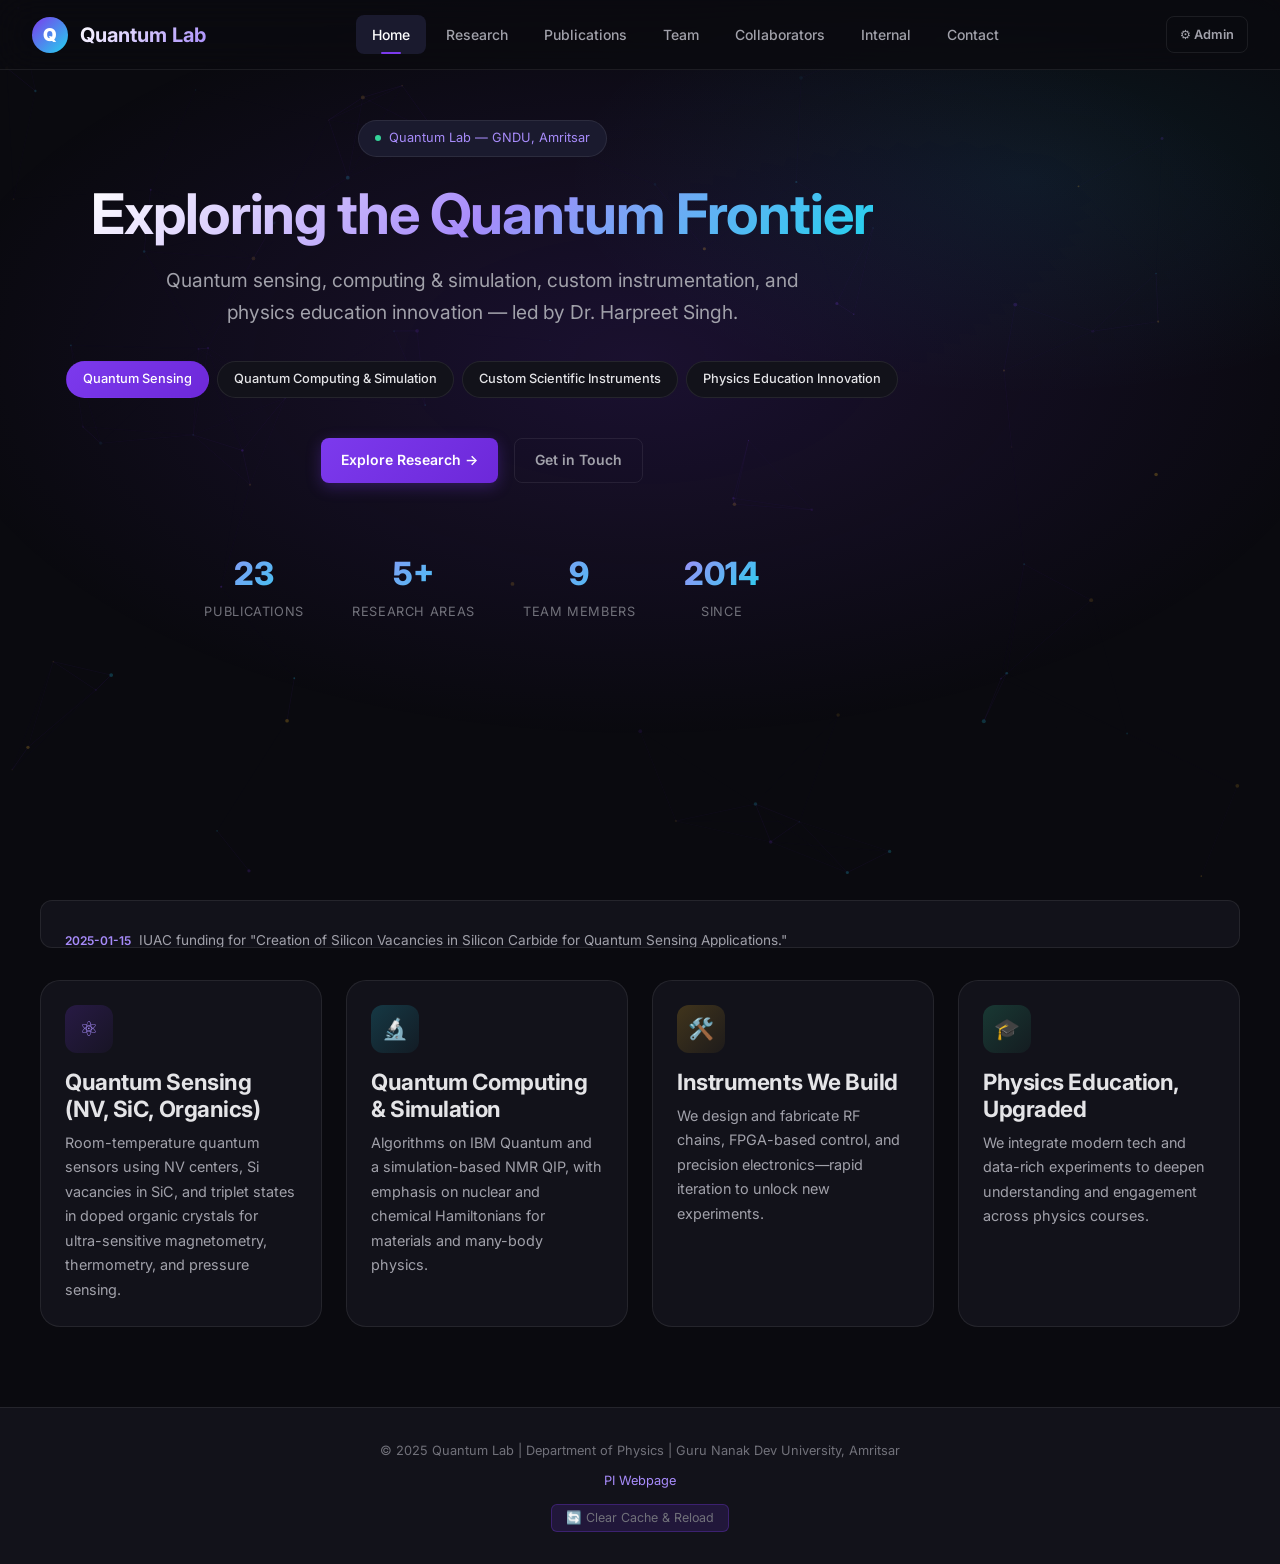
<file: index.html>
<!DOCTYPE html>
<html lang="en">
<head>
  <meta charset="UTF-8"/>
  <meta name="viewport" content="width=device-width,initial-scale=1.0"/>
  <title>Quantum Lab — GNDU | Dr. Harpreet Singh</title>
  <meta name="description" content="Quantum Lab at GNDU focuses on quantum sensing (NV, SiC, organics), quantum computing & simulation (IBM Quantum, NMR QIP), custom RF/FPGA instrumentation, and physics education innovation.">
  <link rel="canonical" href="https://quantumlabgndu.github.io/">
  <meta property="og:type" content="website">
  <meta property="og:title" content="Quantum Lab — GNDU">
  <meta property="og:description" content="Quantum sensing, quantum computing & simulation, in-house instruments, and physics education.">
  <meta property="og:image" content="https://quantumlabgndu.github.io/pic/og-cover.jpg">
  <meta property="og:url" content="https://quantumlabgndu.github.io/">
  <link rel="icon" href="pic/favicon.png">
  <meta http-equiv="Cache-Control" content="no-cache, no-store, must-revalidate">
  <meta http-equiv="Pragma" content="no-cache">
  <meta http-equiv="Expires" content="0">
  <link rel="stylesheet" href="css/style.css?v=1784736277267">
  <script type="application/ld+json">
  {"@context":"https://schema.org","@type":"ResearchProject","name":"Quantum Lab — GNDU","url":"https://quantumlabgndu.github.io/","description":"Quantum sensing, computing, custom instruments, and physics education at GNDU.","principalInvestigator":{"@type":"Person","name":"Dr. Harpreet Singh","email":"mailto:harpreet.phy@gndu.ac.in","jobTitle":"Assistant Professor of Physics","affiliation":"GNDU"}}
  </script>
</head>
<body>
  <!-- Particle Canvas -->
  <canvas id="quantum-canvas"></canvas>

  <!-- ═══ NAVBAR ═══ -->
  <nav class="navbar" id="navbar">
    <div class="nav-brand">
      <div class="logo-icon">Q</div>
      <span>Quantum Lab</span>
    </div>
    <div class="nav-links" id="navLinks">
      <a href="#home" class="active" data-page="home">Home</a>
      <a href="#research" data-page="research">Research</a>
      <a href="#publications" data-page="publications">Publications</a>
      <a href="#members" data-page="members">Team</a>
      <a href="#collaborators" data-page="collaborators">Collaborators</a>
      <a href="#internal" data-page="internal">Internal</a>
      <a href="#contact" data-page="contact">Contact</a>
    </div>
    <div class="nav-actions">
      <a href="admin.html" class="btn btn-ghost btn-sm">⚙ Admin</a>
    </div>
    <button class="hamburger" id="hamburger" aria-label="Menu">
      <span></span><span></span><span></span>
    </button>
  </nav>

  <!-- ═══ HOME ═══ -->
  <section class="hero page-section active" id="home">
    <div class="hero-content">
      <div class="hero-badge"><span class="dot"></span> Quantum Lab — GNDU, Amritsar</div>
      <h1><span class="gradient-text">Exploring the Quantum Frontier</span></h1>
      <p class="hero-subtitle">Quantum sensing, computing & simulation, custom instrumentation, and physics education innovation — led by Dr. Harpreet Singh.</p>
      <div class="hero-chips">
        <span class="chip accent">Quantum Sensing</span>
        <span class="chip">Quantum Computing & Simulation</span>
        <span class="chip">Custom Scientific Instruments</span>
        <span class="chip">Physics Education Innovation</span>
      </div>
      <div class="hero-cta">
        <a href="#research" class="btn btn-primary" data-page="research">Explore Research →</a>
        <a href="#contact" class="btn btn-ghost" data-page="contact">Get in Touch</a>
      </div>
      <div class="hero-stats">
        <div class="stat"><div class="stat-value" id="pubCount">23</div><div class="stat-label">Publications</div></div>
        <div class="stat"><div class="stat-value">5+</div><div class="stat-label">Research Areas</div></div>
        <div class="stat"><div class="stat-value" id="memberCount">5</div><div class="stat-label">Team Members</div></div>
        <div class="stat"><div class="stat-value">2014</div><div class="stat-label">Since</div></div>
      </div>
    </div>
  </section>

  <!-- News ticker (shown on home) -->
  <div class="section" id="news-section" style="padding-top:0">
    <div class="container">
      <div class="news-ticker" id="newsTicker">
        <div class="news-ticker-inner" id="newsInner"></div>
      </div>
      <!-- Feature Cards -->
      <div class="card-grid" id="featureGrid"></div>
    </div>
  </div>

  <!-- ═══ RESEARCH ═══ -->
  <section class="section page-section" id="research">
    <div class="container">
      <div class="section-header"><span class="label">Our Work</span><h2>Research Projects</h2><p>Pushing boundaries in quantum science and technology</p></div>
      <div id="researchList"></div>
    </div>
  </section>

  <!-- ═══ PUBLICATIONS ═══ -->
  <section class="section page-section" id="publications">
    <div class="container">
      <div class="section-header"><span class="label">Scholarly Output</span><h2>Publications</h2></div>
      <input type="search" class="pub-filter" id="pubFilter" placeholder="🔍 Filter by author, year, title, journal…" aria-label="Filter publications">
      <div id="pubList"></div>
    </div>
  </section>

  <!-- ═══ MEMBERS ═══ -->
  <section class="section page-section" id="members">
    <div class="container">
      <div class="section-header"><span class="label">Our People</span><h2>Group Members</h2></div>
      <div id="membersList"></div>
    </div>
  </section>

  <!-- ═══ COLLABORATORS ═══ -->
  <section class="section page-section" id="collaborators">
    <div class="container">
      <div class="section-header"><span class="label">Our Network</span><h2>Collaborators</h2></div>
      <div class="collab-grid" id="collabList"></div>
    </div>
  </section>

  <!-- ═══ INTERNAL ═══ -->
  <section class="section page-section" id="internal">
    <div class="container" id="internalContainer">
      <!-- Login form (shown if not logged in) -->
      <div class="login-container" id="internalLogin">
        <div class="card login-card">
          <h2>🔒 Member Login</h2>
          <p style="text-align:center;color:var(--text2);font-size:.9rem;margin-bottom:1.5rem">Access lab resources, manuals, and shared files.</p>
          <form id="loginForm">
            <div class="form-group">
              <label for="loginUser">Username</label>
              <input type="text" id="loginUser" class="form-input" placeholder="Enter username" required>
            </div>
            <div class="form-group">
              <label for="loginPass">Password</label>
              <input type="password" id="loginPass" class="form-input" placeholder="Enter password" required>
            </div>
            <button type="submit" class="btn btn-primary" style="width:100%;justify-content:center">Sign In →</button>
            <p class="form-msg" id="loginMsg"></p>
          </form>
        </div>
      </div>
      <!-- Workspace (shown after login) -->
      <div id="workspaceWrap" style="display:none">
        <div class="workspace" style="margin-top:0;min-height:auto;border-radius:var(--radius-lg);overflow:hidden;border:1px solid var(--border)">
          <div class="ws-sidebar" id="wsSidebar">
            <div class="ws-user" id="wsUser"></div>
            <nav class="ws-nav">
              <a href="#" class="active" data-ws="files">📁 All Files</a>
              <a href="#" data-ws="manuals">📖 Manuals</a>
              <a href="#" data-ws="data">📊 Data</a>
              <a href="#" data-ws="upload">⬆ Upload</a>
            </nav>
            <div style="margin-top:auto;padding-top:1rem;border-top:1px solid var(--border)">
              <button class="btn btn-ghost btn-sm" id="wsLogout" style="width:100%;justify-content:center">Sign Out</button>
            </div>
          </div>
          <div class="ws-main">
            <div class="ws-header" id="wsHeader">
              <h2>📁 All Files</h2>
              <button class="btn btn-primary btn-sm" id="wsUploadBtn">⬆ Upload Resource</button>
            </div>
            <div id="wsContent">
              <table class="resource-table" id="resourceTable">
                <thead><tr><th>Name</th><th>Category</th><th>Uploaded By</th><th>Date</th><th>Size</th><th></th></tr></thead>
                <tbody id="resourceBody"></tbody>
              </table>
            </div>
          </div>
        </div>
      </div>
    </div>
  </section>

  <!-- ═══ CONTACT ═══ -->
  <section class="section page-section" id="contact">
    <div class="container">
      <div class="section-header"><span class="label">Reach Out</span><h2>Get in Touch</h2></div>
      <div class="contact-grid">
        <div class="card contact-info-card">
          <h3 style="margin-bottom:1rem">Contact Information</h3>
          <ul>
            <li><span class="ci-icon">👤</span><strong>Dr. Harpreet Singh</strong></li>
            <li><span class="ci-icon">🏛</span>Department of Physics, Guru Nanak Dev University</li>
            <li><span class="ci-icon">📍</span>Grand Trunk Road, Off NH 1, Amritsar, Punjab 143005, India</li>
            <li><span class="ci-icon">🏢</span>Physics Building, Room 310</li>
            <li><span class="ci-icon">📞</span>+91-9815886371</li>
            <li><span class="ci-icon">✉</span><a href="mailto:harpreet.phy@gndu.ac.in">harpreet.phy@gndu.ac.in</a></li>
          </ul>
          <h3 style="margin-top:1.5rem;margin-bottom:.75rem">Prospective Students</h3>
          <p style="color:var(--text2);font-size:.9rem">We are always looking for motivated and talented students. Apply via GNDU Physics Department admissions and email your CV + interests.</p>
        </div>
        <div class="map-wrap">
          <iframe src="https://www.google.com/maps/embed?pb=!1m18!1m12!1m3!1d3395.96014280598!2d74.82198081515436!3d31.66224748132371!2m3!1f0!2f0!3f0!3m2!1i1024!2i768!4f13.1!3m3!1m2!1s0x39196345a5416395%3A0x3c73335805884358!2sGuru%20Nanak%20Dev%20University!5e0!3m2!1sen!2sin!4v1663842612345!5m2!1sen!2sin" allowfullscreen loading="lazy" referrerpolicy="no-referrer-when-downgrade"></iframe>
        </div>
      </div>
    </div>
  </section>

  <!-- Upload Modal -->
  <div class="modal-overlay" id="uploadModal">
    <div class="modal">
      <button class="modal-close" id="modalClose">&times;</button>
      <h3>Upload Resource</h3>
      <!-- GitHub Token setup (visible to all logged-in members) -->
      <div id="upTokenWrap" style="margin-bottom:1rem;padding:.75rem 1rem;border-radius:8px;border:1px solid var(--border);background:rgba(124,58,237,.05)">
        <label style="font-size:.8rem;font-weight:600;color:var(--text2);display:block;margin-bottom:.35rem">GitHub Token <span id="upTokenStatus" style="font-size:.75rem"></span></label>
        <div style="display:flex;gap:.4rem">
          <input type="password" class="form-input" id="upToken" placeholder="ghp_xxxxxxxxxx…" style="flex:1;font-size:.85rem;padding:.35rem .6rem">
          <button type="button" class="btn btn-ghost btn-sm" id="upTokenSave" style="white-space:nowrap">💾 Save</button>
        </div>
        <p style="font-size:.72rem;color:var(--text3);margin-top:.3rem">Your token is stored only in this browser. Ask the lab admin for the PAT if you don't have one.</p>
      </div>
      <form id="uploadForm">
        <div class="form-group"><label>Choose File</label><input type="file" class="form-input" id="upFile" required style="padding:.4rem"></div>
        <div class="form-group"><label>Category</label>
          <select class="form-input" id="upCat"><option value="manuals">Manuals</option><option value="data">Data</option><option value="papers">Papers</option><option value="other">Other</option></select>
        </div>
        <p class="form-msg" id="upMsg"></p>
        <button type="submit" class="btn btn-primary" id="upSubmitBtn" style="width:100%;justify-content:center;margin-top:.5rem">⬆ Upload to GitHub</button>
      </form>
    </div>
  </div>

  <!-- ═══ FOOTER ═══ -->
  <footer class="site-footer">
    <p>© 2025 Quantum Lab | Department of Physics | Guru Nanak Dev University, Amritsar</p>
    <p style="margin-top:.5rem"><a href="https://sites.google.com/site/harpreetsb89/home?authuser=0" style="color:var(--accent2)">PI Webpage</a></p>
    <button id="clearCacheBtn" style="margin-top:.75rem;background:rgba(124,58,237,.15);color:var(--accent1);border:1px solid rgba(124,58,237,.3);padding:.35rem .9rem;border-radius:6px;font-size:.78rem;cursor:pointer;transition:all .2s" onmouseover="this.style.background='rgba(124,58,237,.3)'" onmouseout="this.style.background='rgba(124,58,237,.15)'">🔄 Clear Cache & Reload</button>
  </footer>

  <script src="js/data.js?v=1784736277267"></script>
  <script src="js/github.js?v=1784736277267"></script>
  <script src="js/app.js?v=1784736277267"></script>
  <script>
    // Clear Cache button handler
    document.addEventListener('DOMContentLoaded', () => {
      const ccBtn = document.getElementById('clearCacheBtn');
      if (ccBtn) {
        ccBtn.addEventListener('click', async () => {
          if ('caches' in window) {
            const names = await caches.keys();
            await Promise.all(names.map(n => caches.delete(n)));
          }
          location.reload(true);
        });
      }
    });
  </script>
</body>
</html>
</file>
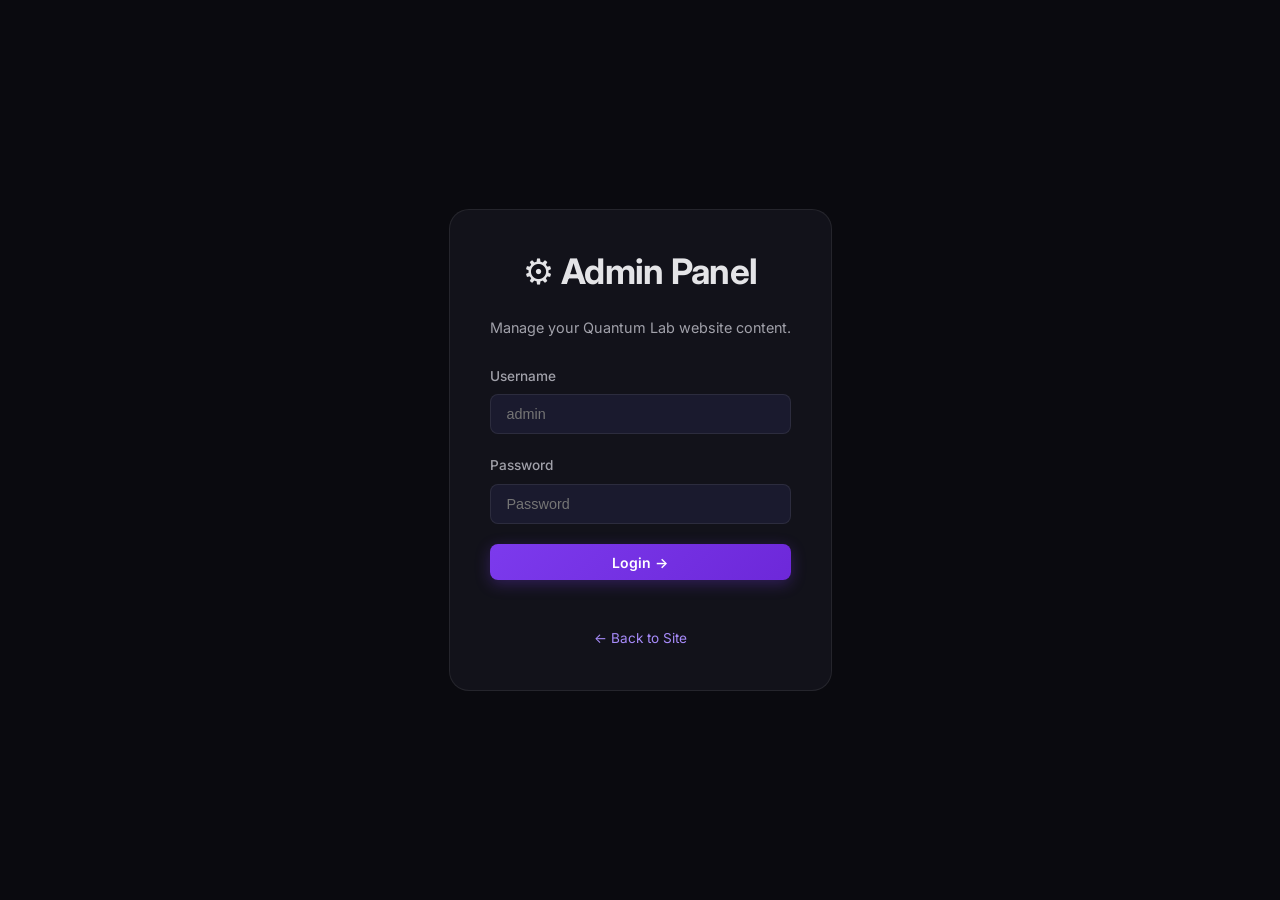
<file: admin.html>
<!DOCTYPE html>
<html lang="en">
<head>
  <meta charset="UTF-8"/>
  <meta name="viewport" content="width=device-width,initial-scale=1.0"/>
  <title>Admin Panel — Quantum Lab</title>
  <link rel="stylesheet" href="css/style.css?v=3">
  <link rel="icon" href="pic/favicon.png">
  <meta http-equiv="Cache-Control" content="no-cache, no-store, must-revalidate">
  <meta http-equiv="Pragma" content="no-cache">
  <meta http-equiv="Expires" content="0">
</head>
<body>
  <!-- Admin Login -->
  <div id="adminGate" class="section" style="min-height:100vh;display:grid;place-items:center">
    <div class="login-container" style="margin:0">
      <div class="card login-card">
        <h2>⚙️ Admin Panel</h2>
        <p style="text-align:center;color:var(--text2);font-size:.9rem;margin-bottom:1.5rem">Manage your Quantum Lab website content.</p>
        <form id="adminLoginForm">
          <div class="form-group"><label for="adUser">Username</label><input type="text" id="adUser" class="form-input" required placeholder="admin"></div>
          <div class="form-group"><label for="adPass">Password</label><input type="password" id="adPass" class="form-input" required placeholder="Password"></div>
          <button type="submit" class="btn btn-primary" style="width:100%;justify-content:center">Login →</button>
          <p class="form-msg" id="adMsg"></p>
        </form>
        <p style="text-align:center;margin-top:1rem"><a href="index.html" style="font-size:.85rem">← Back to Site</a></p>
      </div>
    </div>
  </div>

  <!-- Admin Dashboard -->
  <div id="adminDash" class="admin-layout" style="display:none">
    <aside class="admin-sidebar">
      <h2>⚙ Admin</h2>
      <nav>
        <a href="#" class="active" data-tab="announcements">📢 Announcements</a>
        <a href="#" data-tab="members">👥 Members</a>
        <a href="#" data-tab="collaborators">🤝 Collaborators</a>
        <a href="#" data-tab="publications">📄 Publications</a>
        <a href="#" data-tab="research">🔬 Research</a>
        <a href="#" data-tab="resources">📁 Resources</a>
        <a href="#" data-tab="users">🔑 Users</a>
        <a href="#" data-tab="github">🐙 GitHub</a>
        <a href="#" data-tab="settings">⚙ Settings</a>
      </nav>
      <div style="margin-top:auto;padding-top:1rem;border-top:1px solid var(--border)">
        <button class="btn btn-success btn-sm" id="publishBtn" style="width:100%;justify-content:center;margin-bottom:.5rem">🚀 Publish to Website</button>
        <a href="index.html" style="font-size:.85rem;display:block;margin-bottom:.5rem">← Back to Site</a>
        <button class="btn btn-ghost btn-sm" id="adminLogoutBtn" style="width:100%;justify-content:center">Logout</button>
      </div>
    </aside>

    <main class="admin-main" id="adminMain">
      <!-- Announcements Tab -->
      <div class="admin-tab active" id="tab-announcements">
        <h2>📢 Announcements</h2>
        <div class="admin-form" style="margin-bottom:2rem">
          <div class="form-group"><label>Date</label><input type="date" class="form-input" id="annDate"></div>
          <div class="form-group"><label>Text</label><input type="text" class="form-input" id="annText" placeholder="Announcement text"></div>
          <button class="btn btn-primary btn-sm" id="addAnn">+ Add Announcement</button>
        </div>
        <table class="admin-table"><thead><tr><th>Date</th><th>Text</th><th>Actions</th></tr></thead><tbody id="annBody"></tbody></table>
      </div>

      <!-- Members Tab -->
      <div class="admin-tab" id="tab-members" style="display:none">
        <h2>👥 Group Members</h2>
        <div class="admin-form" style="margin-bottom:2rem">
          <div class="form-group"><label>Name</label><input type="text" class="form-input" id="memName" placeholder="Full name"></div>
          <div class="form-group"><label>Role</label><input type="text" class="form-input" id="memRole" placeholder="e.g. Ph.D. Candidate"></div>
          <div class="form-group"><label>Category</label>
            <select class="form-input" id="memCat"><option value="pi">PI</option><option value="phd">Ph.D.</option><option value="grad">Graduate Student</option><option value="undergrad">Undergraduate</option><option value="alumni">Alumni</option></select>
          </div>
          <div class="form-group"><label>Bio</label><input type="text" class="form-input" id="memBio" placeholder="Brief description"></div>
          <div class="form-group"><label>Email</label><input type="email" class="form-input" id="memEmail" placeholder="email@gndu.ac.in"></div>
          <div class="form-group"><label>Image Path</label><input type="text" class="form-input" id="memImg" placeholder="pic/name.png"></div>
          <button class="btn btn-primary btn-sm" id="addMem">+ Add Member</button>
        </div>
        <table class="admin-table"><thead><tr><th>Name</th><th>Role</th><th>Category</th><th>Actions</th></tr></thead><tbody id="memBody"></tbody></table>
      </div>

      <!-- Collaborators Tab -->
      <div class="admin-tab" id="tab-collaborators" style="display:none">
        <h2>🤝 Collaborators</h2>
        <div class="admin-form" style="margin-bottom:2rem">
          <div class="form-group"><label>Name</label><input type="text" class="form-input" id="colName" placeholder="Full name"></div>
          <div class="form-group"><label>Affiliation</label><input type="text" class="form-input" id="colAff" placeholder="Institution / department"></div>
          <button class="btn btn-primary btn-sm" id="addCol">+ Add Collaborator</button>
        </div>
        <table class="admin-table"><thead><tr><th>Name</th><th>Affiliation</th><th>Actions</th></tr></thead><tbody id="colBody"></tbody></table>
      </div>

      <!-- Publications Tab -->
      <div class="admin-tab" id="tab-publications" style="display:none">
        <h2>📄 Publications</h2>
        <div class="admin-form" style="margin-bottom:2rem">
          <div class="form-group"><label>Year</label><input type="number" class="form-input" id="pubYear" placeholder="2025"></div>
          <div class="form-group"><label>Authors</label><input type="text" class="form-input" id="pubAuth" placeholder="Use <strong> for PI name"></div>
          <div class="form-group"><label>Title</label><input type="text" class="form-input" id="pubTitle" placeholder="Paper title in quotes"></div>
          <div class="form-group"><label>Journal</label><input type="text" class="form-input" id="pubJournal" placeholder="Journal, vol, page (year)"></div>
          <div class="form-group"><label>DOI Link</label><input type="text" class="form-input" id="pubDoi" placeholder="https://doi.org/..."></div>
          <div class="form-group"><label>PDF Link</label><input type="text" class="form-input" id="pubPdf" placeholder="URL or #"></div>
          <button class="btn btn-primary btn-sm" id="addPub">+ Add Publication</button>
        </div>
        <table class="admin-table"><thead><tr><th>Year</th><th>Title</th><th>Actions</th></tr></thead><tbody id="pubBody"></tbody></table>
      </div>

      <!-- Research Tab -->
      <div class="admin-tab" id="tab-research" style="display:none">
        <h2>🔬 Research Projects</h2>
        <div class="admin-form" style="margin-bottom:2rem">
          <div class="form-group"><label>Title</label><input type="text" class="form-input" id="resTitle"></div>
          <div class="form-group"><label>Image Path</label><input type="text" class="form-input" id="resImg" placeholder="pic/image.png"></div>
          <div class="form-group"><label>Body (HTML)</label><textarea class="form-input" id="resBody" rows="4"></textarea></div>
          <button class="btn btn-primary btn-sm" id="addRes">+ Add Project</button>
        </div>
        <table class="admin-table"><thead><tr><th>Title</th><th>Actions</th></tr></thead><tbody id="resBody2"></tbody></table>
      </div>

      <!-- Resources Tab -->
      <div class="admin-tab" id="tab-resources" style="display:none">
        <h2>📁 Internal Resources</h2>
        <div class="admin-form" style="margin-bottom:2rem">
          <div class="form-group"><label>File Name</label><input type="text" class="form-input" id="irName"></div>
          <div class="form-group"><label>URL</label><input type="text" class="form-input" id="irUrl"></div>
          <div class="form-group"><label>Category</label>
            <select class="form-input" id="irCat"><option value="manuals">Manuals</option><option value="data">Data</option><option value="papers">Papers</option><option value="other">Other</option></select>
          </div>
          <div class="form-group"><label>Size</label><input type="text" class="form-input" id="irSize" placeholder="e.g. 2.4 MB"></div>
          <button class="btn btn-primary btn-sm" id="addIR">+ Add Resource</button>
        </div>
        <table class="admin-table"><thead><tr><th>Name</th><th>Category</th><th>Actions</th></tr></thead><tbody id="irBody"></tbody></table>
      </div>

      <!-- Users Tab -->
      <div class="admin-tab" id="tab-users" style="display:none">
        <h2>🔑 Internal Users</h2>
        <div class="admin-form" style="margin-bottom:2rem">
          <div class="form-group"><label>Username</label><input type="text" class="form-input" id="usrName"></div>
          <div class="form-group"><label>Password</label><input type="text" class="form-input" id="usrPass"></div>
          <div class="form-group"><label>Display Name</label><input type="text" class="form-input" id="usrDisplay"></div>
          <div class="form-group"><label>Role</label>
            <select class="form-input" id="usrRole"><option value="member">Member</option><option value="admin">Admin</option></select>
          </div>
          <div class="form-group"><label>Avatar Path</label><input type="text" class="form-input" id="usrAvatar" placeholder="pic/name.png"></div>
          <button class="btn btn-primary btn-sm" id="addUsr">+ Add User</button>
        </div>
        <table class="admin-table"><thead><tr><th>Username</th><th>Name</th><th>Role</th><th>Actions</th></tr></thead><tbody id="usrBody"></tbody></table>
      </div>

      <!-- GitHub Tab -->
      <div class="admin-tab" id="tab-github" style="display:none">
        <h2>🐙 GitHub Integration</h2>
        <div class="card" style="padding:2rem;max-width:600px;margin-bottom:1.5rem">
          <h3 style="margin-bottom:1rem">GitHub Personal Access Token</h3>
          <p style="color:var(--text2);font-size:.85rem;margin-bottom:1rem">Paste your GitHub PAT to enable file uploads directly to your repo. The token is stored <strong>only securely in your local browser storage</strong> — it is never saved to disk or committed to code.</p>
          <div class="form-group"><label>Token</label><input type="password" class="form-input" id="ghToken" placeholder="ghp_xxxxxxxxxx..."></div>
          <div style="display:flex;gap:.5rem">
            <button class="btn btn-primary btn-sm" id="ghSave">💾 Save & Verify</button>
            <button class="btn btn-ghost btn-sm" id="ghClear">Clear Token</button>
          </div>
          <p class="form-msg" id="ghMsg" style="margin-top:.75rem"></p>
        </div>
        <div class="card" style="padding:2rem;max-width:600px;margin-bottom:1.5rem">
          <h3 style="margin-bottom:1rem">Upload File to GitHub</h3>
          <div class="form-group"><label>Choose File</label><input type="file" class="form-input" id="ghFile" style="padding:.4rem"></div>
          <button class="btn btn-primary btn-sm" id="ghUpload">⬆ Upload to Repo</button>
          <p class="form-msg" id="ghUpMsg" style="margin-top:.75rem"></p>
        </div>
        <div class="card" style="padding:2rem;max-width:600px">
          <h3 style="margin-bottom:1rem">Files in /uploads/</h3>
          <button class="btn btn-ghost btn-sm" id="ghRefresh" style="margin-bottom:1rem">🔄 Refresh List</button>
          <div id="ghFileList" style="color:var(--text2);font-size:.9rem">Click refresh to load files from GitHub.</div>
        </div>
      </div>

      <!-- Settings Tab -->
      <div class="admin-tab" id="tab-settings" style="display:none">
        <h2>⚙ Settings</h2>
        <div class="card" style="padding:2rem;max-width:500px">
          <p style="color:var(--text2);margin-bottom:1rem">Admin credentials: <strong>admin</strong> / <strong>quantumlab2025</strong></p>
          <p style="color:var(--text2);margin-bottom:1.5rem">All edits are stored temporarily in memory. Publish to save permanently.</p>
          <button class="btn btn-danger btn-sm" id="resetBtn">⚠ Reset All Data to Defaults</button>
          <p class="form-msg" id="resetMsg" style="margin-top:1rem"></p>
        </div>
      </div>
    </main>
  </div>

  <script src="js/data.js?v=20260722"></script>
  <script src="js/github.js?v=20260722"></script>
  <script>
  document.addEventListener('DOMContentLoaded', () => {
    const gate = document.getElementById('adminGate');
    const dash = document.getElementById('adminDash');

    // ─── Login ───
    if (QLab.isAdminLoggedIn()) { gate.style.display='none'; dash.style.display=''; refreshAll(); }
    document.getElementById('adminLoginForm').addEventListener('submit', e => {
      e.preventDefault();
      const msg = document.getElementById('adMsg');
      if (QLab.adminLogin(document.getElementById('adUser').value, document.getElementById('adPass').value)) {
        gate.style.display='none'; dash.style.display=''; refreshAll();
      } else { msg.className='form-msg error'; msg.textContent='Wrong credentials.'; setTimeout(()=>msg.textContent='',2000); }
    });
    document.getElementById('adminLogoutBtn').addEventListener('click', () => { QLab.adminLogout(); location.reload(); });

    // ─── Tab Switching ───
    document.querySelectorAll('[data-tab]').forEach(a => {
      a.addEventListener('click', e => {
        e.preventDefault();
        document.querySelectorAll('[data-tab]').forEach(x => x.classList.remove('active'));
        a.classList.add('active');
        document.querySelectorAll('.admin-tab').forEach(t => t.style.display='none');
        document.getElementById('tab-'+a.getAttribute('data-tab')).style.display='';
      });
    });

    // ─── Edit State ───
    let editing = { list: null, id: null, idx: null };
    function setBtn(id, text) { const b=document.getElementById(id); if(b){ b.textContent=text; b.classList.replace('btn-primary','btn-success'); } }
    function resetBtn(id, text) { const b=document.getElementById(id); if(b){ b.textContent=text; b.classList.replace('btn-success','btn-primary'); editing={list:null,id:null,idx:null}; } }

    // ─── Refresh helpers ───
    function refreshAll() { refreshAnn(); refreshMem(); refreshCol(); refreshPub(); refreshRes(); refreshIR(); refreshUsr(); }

    function refreshAnn() {
      const d=QLab.getData(), b=document.getElementById('annBody');
      b.innerHTML=(d.announcements||[]).map(a=>`<tr><td>${a.date}</td><td>${a.text}</td><td class="admin-actions"><button class="btn btn-ghost btn-sm" onclick="editAnn('${a.id}')">✎</button> <button class="btn btn-danger btn-sm" onclick="delItem('announcements','${a.id}')">✕</button></td></tr>`).join('');
    }
    window.editAnn = (id) => { const item=QLab.getData().announcements.find(x=>x.id===id); if(item) { document.getElementById('annDate').value=item.date; document.getElementById('annText').value=item.text; editing={list:'announcements',id}; setBtn('addAnn','💾 Update'); } };

    function refreshMem() {
      const d=QLab.getData(), b=document.getElementById('memBody');
      b.innerHTML=(d.members||[]).map(m=>`<tr><td>${m.name}</td><td>${m.role}</td><td>${m.category}</td><td class="admin-actions"><button class="btn btn-ghost btn-sm" onclick="editMem('${m.id}')">✎</button> <button class="btn btn-danger btn-sm" onclick="delItem('members','${m.id}')">✕</button></td></tr>`).join('');
    }
    window.editMem = (id) => { const item=QLab.getData().members.find(x=>x.id===id); if(item) { document.getElementById('memName').value=item.name; document.getElementById('memRole').value=item.role; document.getElementById('memCat').value=item.category; document.getElementById('memBio').value=item.bio; document.getElementById('memEmail').value=item.email||''; document.getElementById('memImg').value=item.img||''; editing={list:'members',id}; setBtn('addMem','💾 Update'); } };

    function refreshCol() {
      const d=QLab.getData(), b=document.getElementById('colBody');
      b.innerHTML=(d.collaborators||[]).map(c=>`<tr><td>${c.name}</td><td>${c.affiliation}</td><td class="admin-actions"><button class="btn btn-ghost btn-sm" onclick="editCol('${c.id}')">✎</button> <button class="btn btn-danger btn-sm" onclick="delItem('collaborators','${c.id}')">✕</button></td></tr>`).join('');
    }
    window.editCol = (id) => { const item=QLab.getData().collaborators.find(x=>x.id===id); if(item) { document.getElementById('colName').value=item.name; document.getElementById('colAff').value=item.affiliation; editing={list:'collaborators',id}; setBtn('addCol','💾 Update'); } };

    function refreshPub() {
      const d=QLab.getData(), b=document.getElementById('pubBody');
      b.innerHTML=(d.publications||[]).map(p=>`<tr><td>${p.year}</td><td style="max-width:400px;white-space:nowrap;overflow:hidden;text-overflow:ellipsis">${p.title}</td><td class="admin-actions"><button class="btn btn-ghost btn-sm" onclick="editPub('${p.id}')">✎</button> <button class="btn btn-danger btn-sm" onclick="delItem('publications','${p.id}')">✕</button></td></tr>`).join('');
    }
    window.editPub = (id) => { const item=QLab.getData().publications.find(x=>x.id===id); if(item) { document.getElementById('pubYear').value=item.year; document.getElementById('pubAuth').value=item.authors; document.getElementById('pubTitle').value=item.title; document.getElementById('pubJournal').value=item.journal; document.getElementById('pubDoi').value=item.doi==='#'?'':item.doi; document.getElementById('pubPdf').value=item.pdf==='#'?'':item.pdf; editing={list:'publications',id}; setBtn('addPub','💾 Update'); } };

    function refreshRes() {
      const d=QLab.getData(), b=document.getElementById('resBody2');
      b.innerHTML=(d.research||[]).map(r=>`<tr><td>${r.title}</td><td class="admin-actions"><button class="btn btn-ghost btn-sm" onclick="editRes('${r.id}')">✎</button> <button class="btn btn-danger btn-sm" onclick="delItem('research','${r.id}')">✕</button></td></tr>`).join('');
    }
    window.editRes = (id) => { const item=QLab.getData().research.find(x=>x.id===id); if(item) { document.getElementById('resTitle').value=item.title; document.getElementById('resImg').value=item.img||''; document.getElementById('resBody').value=item.body; editing={list:'research',id}; setBtn('addRes','💾 Update'); } };

    function refreshIR() {
      const d=QLab.getData(), b=document.getElementById('irBody');
      b.innerHTML=(d.internalResources||[]).map(r=>`<tr><td>${r.name}</td><td>${r.category}</td><td class="admin-actions"><button class="btn btn-ghost btn-sm" onclick="editIR('${r.id}')">✎</button> <button class="btn btn-danger btn-sm" onclick="delItem('internalResources','${r.id}')">✕</button></td></tr>`).join('');
    }
    window.editIR = (id) => { const item=QLab.getData().internalResources.find(x=>x.id===id); if(item) { document.getElementById('irName').value=item.name; document.getElementById('irUrl').value=item.url; document.getElementById('irCat').value=item.category; document.getElementById('irSize').value=item.size; editing={list:'internalResources',id}; setBtn('addIR','💾 Update'); } };

    function refreshUsr() {
      const users=QLab.getUsers(), b=document.getElementById('usrBody');
      b.innerHTML=users.map((u,i)=>`<tr><td>${u.username}</td><td>${u.name}</td><td>${u.role}</td><td class="admin-actions"><button class="btn btn-ghost btn-sm" onclick="editUsr(${i})">✎</button> <button class="btn btn-danger btn-sm" onclick="delUser(${i})">✕</button></td></tr>`).join('');
    }
    window.editUsr = (idx) => { const u=QLab.getUsers()[idx]; if(u) { document.getElementById('usrName').value=u.username; document.getElementById('usrPass').value=u.password; document.getElementById('usrDisplay').value=u.name; document.getElementById('usrRole').value=u.role; document.getElementById('usrAvatar').value=u.avatar||''; editing={list:'users',idx}; setBtn('addUsr','💾 Update'); } };

    // ─── Add/Update Handlers ───
    document.getElementById('addAnn').addEventListener('click', () => {
      const date=document.getElementById('annDate').value, text=document.getElementById('annText').value; if(!date||!text) return;
      if(editing.id) QLab.updateItem('announcements', editing.id, {date,text}); else QLab.addItem('announcements',{date,text});
      refreshAnn(); document.getElementById('annDate').value=''; document.getElementById('annText').value=''; resetBtn('addAnn','+ Add Announcement');
    });
    document.getElementById('addMem').addEventListener('click', () => {
      const name=document.getElementById('memName').value; if(!name) return;
      const data = {name,role:document.getElementById('memRole').value,category:document.getElementById('memCat').value,bio:document.getElementById('memBio').value,email:document.getElementById('memEmail').value,img:document.getElementById('memImg').value,title:document.getElementById('memRole').value};
      if(editing.id) QLab.updateItem('members', editing.id, data); else QLab.addItem('members',data);
      refreshMem(); ['memName','memRole','memBio','memEmail','memImg'].forEach(id=>document.getElementById(id).value=''); resetBtn('addMem','+ Add Member');
    });
    document.getElementById('addCol').addEventListener('click', () => {
      const name=document.getElementById('colName').value; if(!name) return;
      const data = {name,affiliation:document.getElementById('colAff').value};
      if(editing.id) QLab.updateItem('collaborators', editing.id, data); else QLab.addItem('collaborators',data);
      refreshCol(); document.getElementById('colName').value=''; document.getElementById('colAff').value=''; resetBtn('addCol','+ Add Collaborator');
    });
    document.getElementById('addPub').addEventListener('click', () => {
      const year=parseInt(document.getElementById('pubYear').value); if(!year) return;
      const data = {year,authors:document.getElementById('pubAuth').value,title:document.getElementById('pubTitle').value,journal:document.getElementById('pubJournal').value,doi:document.getElementById('pubDoi').value||'#',pdf:document.getElementById('pubPdf').value||'#'};
      if(editing.id) QLab.updateItem('publications', editing.id, data); else QLab.addItem('publications',data);
      refreshPub(); ['pubYear','pubAuth','pubTitle','pubJournal','pubDoi','pubPdf'].forEach(id=>document.getElementById(id).value=''); resetBtn('addPub','+ Add Publication');
    });
    document.getElementById('addRes').addEventListener('click', () => {
      const title=document.getElementById('resTitle').value; if(!title) return;
      const data = {title,img:document.getElementById('resImg').value,body:document.getElementById('resBody').value};
      if(editing.id) QLab.updateItem('research', editing.id, data); else QLab.addItem('research',data);
      refreshRes(); ['resTitle','resImg','resBody'].forEach(id=>document.getElementById(id).value=''); resetBtn('addRes','+ Add Project');
    });
    document.getElementById('addIR').addEventListener('click', () => {
      const name=document.getElementById('irName').value; if(!name) return;
      const data = {name,url:document.getElementById('irUrl').value,category:document.getElementById('irCat').value,size:document.getElementById('irSize').value||'—'};
      if(editing.id) QLab.updateItem('internalResources', editing.id, data); else { data.uploadedBy='Admin'; data.date=new Date().toISOString().split('T')[0]; QLab.addItem('internalResources',data); }
      refreshIR(); ['irName','irUrl','irSize'].forEach(id=>document.getElementById(id).value=''); resetBtn('addIR','+ Add Resource');
    });
    document.getElementById('addUsr').addEventListener('click', () => {
      const username=document.getElementById('usrName').value; if(!username) return;
      const users=QLab.getUsers();
      const data = {username,password:document.getElementById('usrPass').value,name:document.getElementById('usrDisplay').value,role:document.getElementById('usrRole').value,avatar:document.getElementById('usrAvatar').value};
      if(editing.idx !== null) users[editing.idx] = data; else users.push(data);
      QLab.saveUsers(users); refreshUsr();
      ['usrName','usrPass','usrDisplay','usrAvatar'].forEach(id=>document.getElementById(id).value=''); resetBtn('addUsr','+ Add User');
    });
    document.getElementById('resetBtn').addEventListener('click', () => {
      if(confirm('Reset ALL data to defaults? This cannot be undone.')) {
        QLab.resetData();
        document.getElementById('resetMsg').textContent='Data reset successfully.';
        document.getElementById('resetMsg').className='form-msg success';
        refreshAll();
      }
    });

    // ─── Global delete helpers ───
    window.delItem = (list, id) => { QLab.deleteItem(list, id); refreshAll(); };
    window.delUser = (idx) => { const u=QLab.getUsers(); u.splice(idx,1); QLab.saveUsers(u); refreshUsr(); };

    // ─── GitHub Integration ───
    const ghMsg = document.getElementById('ghMsg');
    // Restore token if already in session
    if (typeof GitHubAPI !== 'undefined' && GitHubAPI.hasToken()) {
      document.getElementById('ghToken').value = '••••••••••';
      ghMsg.className='form-msg success'; ghMsg.textContent='Token loaded from configuration.';
    }
    document.getElementById('ghSave')?.addEventListener('click', async () => {
      const token = document.getElementById('ghToken').value.trim();
      if (!token || token === '••••••••••') { ghMsg.className='form-msg error'; ghMsg.textContent='Enter a valid token.'; return; }
      GitHubAPI.setToken(token);
      ghMsg.className='form-msg'; ghMsg.textContent='Verifying...';
      const result = await GitHubAPI.verifyToken();
      ghMsg.className = result.ok ? 'form-msg success' : 'form-msg error';
      ghMsg.textContent = result.msg;
      if (result.ok) document.getElementById('ghToken').value = '••••••••••';
    });
    document.getElementById('ghClear')?.addEventListener('click', () => {
      GitHubAPI.clearToken(); document.getElementById('ghToken').value='';
      ghMsg.className='form-msg success'; ghMsg.textContent='Token cleared.';
    });
    document.getElementById('ghUpload')?.addEventListener('click', async () => {
      const upMsg = document.getElementById('ghUpMsg');
      const file = document.getElementById('ghFile')?.files[0];
      if (!file) { upMsg.className='form-msg error'; upMsg.textContent='Select a file first.'; return; }
      if (!GitHubAPI.hasToken()) { upMsg.className='form-msg error'; upMsg.textContent='Set GitHub token first.'; return; }
      try {
        upMsg.className='form-msg'; upMsg.textContent='⏳ Uploading...';
        const b64 = await GitHubAPI.fileToBase64(file);
        const res = await GitHubAPI.uploadFile(file.name, b64);
        upMsg.className='form-msg success'; upMsg.textContent='✅ Uploaded! URL: '+res.pagesUrl;
        QLab.addItem('internalResources',{name:file.name,url:res.pagesUrl,category:'other',size:GitHubAPI.formatSize(file.size),uploadedBy:'Admin',date:new Date().toISOString().split('T')[0]});
        refreshIR();
      } catch(e) { upMsg.className='form-msg error'; upMsg.textContent='❌ '+e.message; }
    });
    document.getElementById('ghRefresh')?.addEventListener('click', async () => {
      const list = document.getElementById('ghFileList');
      list.textContent='Loading...';
      const files = await GitHubAPI.listUploads();
      if (files.length===0) { list.textContent='No files found in /uploads/.'; return; }
      list.innerHTML=files.map(f=>`<div style="padding:.4rem 0;border-bottom:1px solid var(--border);display:flex;justify-content:space-between;align-items:center"><a href="${f.pagesUrl}" target="_blank">${f.name}</a> <span style="color:var(--text3);font-size:.8rem">${GitHubAPI.formatSize(f.size)}</span></div>`).join('');
    });

    // ─── Publish Data to GitHub ───
    document.getElementById('publishBtn')?.addEventListener('click', async () => {
      const btn = document.getElementById('publishBtn');
      if (typeof GitHubAPI === 'undefined' || !GitHubAPI.hasToken()) {
        alert('Please set your GitHub Token in the 🐙 GitHub tab first to enable publishing.');
        return;
      }
      if (!confirm('Are you sure you want to publish the current data to the public website?')) return;
      
      try {
        btn.textContent = '⏳ Publishing...';
        btn.disabled = true;

        // Fetch current data.js file (bypassing browser cache)
        const res = await fetch('js/data.js?t=' + Date.now());
        if (!res.ok) throw new Error('Could not fetch data.js');
        let jsContent = await res.text();

        // Prepare new data
        const currentData = QLab.getData();
        const currentUsers = QLab.getUsers();
        const newDataStr = `\n  const DEFAULT_DATA = ${JSON.stringify(currentData, null, 4)};\n\n  /* ── Default users for internal login ── */\n  const DEFAULT_USERS = ${JSON.stringify(currentUsers, null, 4)};\n  `;

        // Replace content between markers
        const startMarker = '// /* --- DATA START --- */';
        const endMarker = '// /* --- DATA END --- */';
        const startIdx = jsContent.indexOf(startMarker);
        const endIdx = jsContent.indexOf(endMarker);

        if (startIdx === -1 || endIdx === -1) throw new Error('Could not find data markers in js/data.js');

        const newJsContent = jsContent.substring(0, startIdx + startMarker.length) + 
                             newDataStr + 
                             jsContent.substring(endIdx);

        // Upload data.js to repo
        const base64 = GitHubAPI.stringToBase64(newJsContent);
        await GitHubAPI.updateRepoFile('js/data.js', base64, 'Published new CMS data via Admin Panel');

        // Also update cache-busting version in index.html so visitors get fresh files
        try {
          const newVer = Date.now();
          const idxRes = await fetch('index.html?t=' + newVer);
          if (idxRes.ok) {
            let idxContent = await idxRes.text();
            idxContent = idxContent.replace(/\?v=\d+/g, '?v=' + newVer);
            await GitHubAPI.updateRepoFile('index.html', GitHubAPI.stringToBase64(idxContent), 'Bump cache version');
          }
        } catch(e) { console.warn('Could not update index.html version:', e); }
        
        btn.textContent = '✅ Published!';
        btn.classList.replace('btn-success', 'btn-primary');
        setTimeout(() => { btn.textContent = '🚀 Publish to Website'; btn.classList.replace('btn-primary', 'btn-success'); btn.disabled = false; }, 3000);
      } catch (err) {
        console.error(err);
        alert('Failed to publish: ' + err.message);
        btn.textContent = '🚀 Publish to Website';
        btn.disabled = false;
      }
    });
  });
  </script>
</body>
</html>
</file>
<file: css/style.css>
@import url('https://fonts.googleapis.com/css2?family=Inter:wght@300;400;500;600;700;800;900&family=JetBrains+Mono:wght@400;500&display=swap');
:root{--bg:#0a0a0f;--surface:#12121a;--surface2:#1a1a2e;--surface3:#222240;--border:rgba(255,255,255,.08);--text:#e4e4e7;--text2:#a1a1aa;--text3:#71717a;--accent:#7c3aed;--accent2:#a78bfa;--accent-glow:rgba(124,58,237,.3);--gold:#fbbf24;--cyan:#22d3ee;--emerald:#34d399;--rose:#fb7185;--radius:12px;--radius-lg:20px;--shadow:0 4px 24px rgba(0,0,0,.4);--transition:all .3s cubic-bezier(.4,0,.2,1);--font:'Inter',system-ui,sans-serif;--mono:'JetBrains Mono',monospace}
*,*::before,*::after{box-sizing:border-box;margin:0;padding:0}
html{scroll-behavior:smooth;font-size:16px}
body{font-family:var(--font);background:var(--bg);color:var(--text);line-height:1.7;overflow-x:hidden;min-height:100vh}
a{color:var(--accent2);text-decoration:none;transition:var(--transition)}
a:hover{color:var(--gold)}
h1,h2,h3,h4{font-weight:700;line-height:1.2;letter-spacing:-.02em}
h1{font-size:clamp(2rem,5vw,3.5rem)}
h2{font-size:clamp(1.5rem,3vw,2.2rem)}
h3{font-size:clamp(1.1rem,2vw,1.4rem)}
img{max-width:100%;display:block}
button{cursor:pointer;font-family:var(--font)}
:focus-visible{outline:2px solid var(--accent);outline-offset:2px}
::selection{background:var(--accent);color:#fff}
::-webkit-scrollbar{width:6px}
::-webkit-scrollbar-track{background:var(--bg)}
::-webkit-scrollbar-thumb{background:var(--surface3);border-radius:3px}

/* ─── CANVAS BG ─── */
#quantum-canvas{position:fixed;inset:0;z-index:0;pointer-events:none;opacity:.5}

/* ─── NAV ─── */
.navbar{position:fixed;top:0;left:0;right:0;z-index:1000;padding:0 2rem;height:70px;display:flex;align-items:center;justify-content:space-between;background:rgba(10,10,15,.8);backdrop-filter:blur(20px);border-bottom:1px solid var(--border);transition:var(--transition)}
.navbar.scrolled{background:rgba(10,10,15,.95);box-shadow:0 2px 20px rgba(0,0,0,.5)}
.nav-brand{display:flex;align-items:center;gap:.75rem}
.nav-brand .logo-icon{width:36px;height:36px;border-radius:50%;background:linear-gradient(135deg,var(--accent),var(--cyan));display:grid;place-items:center;font-weight:900;font-size:1.1rem;color:#fff}
.nav-brand span{font-size:1.25rem;font-weight:700;background:linear-gradient(135deg,#fff,var(--accent2));-webkit-background-clip:text;-webkit-text-fill-color:transparent}
.nav-links{display:flex;gap:.25rem;align-items:center}
.nav-links a{padding:.5rem 1rem;border-radius:8px;font-size:.875rem;font-weight:500;color:var(--text2);transition:var(--transition);position:relative}
.nav-links a:hover,.nav-links a.active{color:#fff;background:var(--surface2)}
.nav-links a.active::after{content:'';position:absolute;bottom:0;left:50%;transform:translateX(-50%);width:20px;height:2px;background:var(--accent);border-radius:1px}
.nav-actions{display:flex;gap:.5rem;align-items:center}
.btn{display:inline-flex;align-items:center;gap:.5rem;padding:.6rem 1.25rem;border-radius:8px;font-size:.875rem;font-weight:600;border:none;transition:var(--transition)}
.btn-primary{background:linear-gradient(135deg,var(--accent),#6d28d9);color:#fff;box-shadow:0 4px 15px var(--accent-glow)}
.btn-primary:hover{transform:translateY(-2px);box-shadow:0 6px 25px var(--accent-glow);color:#fff}
.btn-ghost{background:transparent;color:var(--text2);border:1px solid var(--border)}
.btn-ghost:hover{background:var(--surface2);color:#fff}
.btn-sm{padding:.4rem .8rem;font-size:.8rem}
.btn-danger{background:var(--rose);color:#fff}
.btn-success{background:var(--emerald);color:#000}
.hamburger{display:none;flex-direction:column;gap:5px;background:none;border:none;padding:4px}
.hamburger span{display:block;width:24px;height:2px;background:#fff;transition:var(--transition);border-radius:1px}

/* ─── HERO ─── */
.hero{position:relative;min-height:100vh;display:flex;align-items:center;justify-content:center;padding:120px 2rem 80px;overflow:hidden}
.hero::before{content:'';position:absolute;inset:0;background:radial-gradient(ellipse 80% 60% at 50% 40%,rgba(124,58,237,.15),transparent 70%),radial-gradient(ellipse 60% 40% at 80% 20%,rgba(34,211,238,.08),transparent 60%);z-index:1}
.hero-content{position:relative;z-index:2;text-align:center;max-width:900px}
.hero-badge{display:inline-flex;align-items:center;gap:.5rem;padding:.4rem 1rem;border-radius:999px;background:var(--surface2);border:1px solid var(--border);font-size:.8rem;color:var(--accent2);margin-bottom:1.5rem;animation:fadeUp .8s ease}
.hero-badge .dot{width:6px;height:6px;border-radius:50%;background:var(--emerald);animation:pulse 2s infinite}
.hero h1{margin-bottom:1rem;animation:fadeUp .8s ease .1s both}
.hero h1 .gradient-text{background:linear-gradient(135deg,#fff 0%,var(--accent2) 50%,var(--cyan) 100%);-webkit-background-clip:text;-webkit-text-fill-color:transparent}
.hero-subtitle{font-size:clamp(1rem,2vw,1.2rem);color:var(--text2);max-width:700px;margin:0 auto 2rem;animation:fadeUp .8s ease .2s both}
.hero-chips{display:flex;flex-wrap:wrap;justify-content:center;gap:.5rem;margin-bottom:2.5rem;animation:fadeUp .8s ease .3s both}
.chip{padding:.4rem 1rem;border-radius:999px;font-size:.8rem;font-weight:500;border:1px solid var(--border);background:var(--surface);transition:var(--transition)}
.chip:hover{border-color:var(--accent);background:var(--surface2)}
.chip.accent{background:linear-gradient(135deg,var(--accent),#6d28d9);color:#fff;border-color:transparent}
.hero-cta{display:flex;justify-content:center;gap:1rem;animation:fadeUp .8s ease .4s both}
.hero-stats{display:flex;justify-content:center;gap:3rem;margin-top:4rem;animation:fadeUp .8s ease .5s both}
.stat{text-align:center}
.stat-value{font-size:2rem;font-weight:800;background:linear-gradient(135deg,var(--accent2),var(--cyan));-webkit-background-clip:text;-webkit-text-fill-color:transparent}
.stat-label{font-size:.8rem;color:var(--text3);text-transform:uppercase;letter-spacing:.05em}

/* ─── SECTIONS ─── */
.section{position:relative;z-index:1;padding:5rem 2rem}
.section-header{text-align:center;margin-bottom:3rem}
.section-header .label{display:inline-block;font-size:.75rem;font-weight:600;text-transform:uppercase;letter-spacing:.1em;color:var(--accent2);margin-bottom:.5rem}
.section-header h2{margin-bottom:.75rem}
.section-header p{color:var(--text2);max-width:600px;margin:0 auto}
.container{max-width:1200px;margin:0 auto;width:100%}
.page-section{display:none}
.page-section.active{display:block;animation:fadeIn .5s ease}

/* ─── CARDS ─── */
.card{background:var(--surface);border:1px solid var(--border);border-radius:var(--radius-lg);padding:1.5rem;transition:var(--transition)}
.card:hover{border-color:rgba(124,58,237,.3);transform:translateY(-4px);box-shadow:0 12px 40px rgba(0,0,0,.3)}
.card-grid{display:grid;grid-template-columns:repeat(auto-fill,minmax(280px,1fr));gap:1.5rem}
.card-icon{width:48px;height:48px;border-radius:12px;display:grid;place-items:center;margin-bottom:1rem;font-size:1.3rem}
.card-icon.purple{background:linear-gradient(135deg,rgba(124,58,237,.2),rgba(124,58,237,.05));color:var(--accent2)}
.card-icon.cyan{background:linear-gradient(135deg,rgba(34,211,238,.2),rgba(34,211,238,.05));color:var(--cyan)}
.card-icon.gold{background:linear-gradient(135deg,rgba(251,191,36,.2),rgba(251,191,36,.05));color:var(--gold)}
.card-icon.emerald{background:linear-gradient(135deg,rgba(52,211,153,.2),rgba(52,211,153,.05));color:var(--emerald)}
.card h3{margin-bottom:.5rem}
.card p{color:var(--text2);font-size:.9rem}

/* ─── RESEARCH ─── */
.research-card{display:grid;grid-template-columns:1fr;gap:1.5rem;margin-bottom:1.5rem;padding:2rem}
.research-card .research-img{width:100%;height:200px;object-fit:cover;border-radius:var(--radius);background:var(--surface2)}
.research-card h3{color:var(--accent2)}
.research-card p{color:var(--text2);font-size:.9rem;text-align:justify}

/* ─── PUBLICATIONS ─── */
.pub-filter{width:100%;padding:.75rem 1.25rem;background:var(--surface);border:1px solid var(--border);border-radius:var(--radius);color:var(--text);font-size:.9rem;margin-bottom:2rem;transition:var(--transition)}
.pub-filter:focus{border-color:var(--accent);box-shadow:0 0 0 3px var(--accent-glow)}
.pub-year{font-size:1.1rem;color:var(--accent2);margin:2rem 0 1rem;padding-bottom:.5rem;border-bottom:1px solid var(--border)}
.pub-item{padding:1rem 1.25rem;border-radius:var(--radius);background:var(--surface);border:1px solid var(--border);margin-bottom:.75rem;transition:var(--transition);font-size:.9rem;line-height:1.6}
.pub-item:hover{border-color:rgba(124,58,237,.2);background:var(--surface2)}
.pub-item strong{color:var(--gold)}
.pub-links{margin-top:.5rem;display:flex;gap:.75rem}
.pub-links a{font-size:.8rem;padding:.2rem .6rem;border-radius:6px;background:var(--surface3);color:var(--accent2)}
.pub-links a:hover{background:var(--accent);color:#fff}

/* ─── MEMBERS ─── */
.members-grid{display:grid;grid-template-columns:repeat(auto-fill,minmax(260px,1fr));gap:1.5rem}
.member-card{text-align:center;padding:2rem 1.5rem}
.member-card .avatar{width:100px;height:100px;border-radius:50%;object-fit:cover;margin:0 auto 1rem;border:3px solid var(--surface3);transition:var(--transition)}
.member-card:hover .avatar{border-color:var(--accent)}
.member-card .name{font-size:1.1rem;font-weight:600;margin-bottom:.25rem}
.member-card .role{color:var(--accent2);font-size:.85rem;margin-bottom:.5rem}
.member-card .bio{color:var(--text2);font-size:.85rem}
.member-card .email{font-size:.8rem;margin-top:.5rem}
.category-label{font-size:.9rem;font-weight:600;color:var(--gold);margin:2rem 0 1rem;padding-bottom:.5rem;border-bottom:1px solid var(--border)}

/* ─── COLLABORATORS ─── */
.collab-grid{display:grid;grid-template-columns:repeat(auto-fill,minmax(300px,1fr));gap:1rem}
.collab-card{display:flex;align-items:center;gap:1rem;padding:1.25rem}
.collab-card .collab-icon{width:44px;height:44px;border-radius:12px;background:linear-gradient(135deg,var(--surface3),var(--surface2));display:grid;place-items:center;font-size:1.2rem;flex-shrink:0}
.collab-card .collab-name{font-weight:600;font-size:.95rem}
.collab-card .collab-aff{color:var(--text2);font-size:.8rem}

/* ─── ANNOUNCEMENTS TICKER ─── */
.news-ticker{background:var(--surface);border:1px solid var(--border);border-radius:var(--radius);padding:1rem 1.5rem;margin-bottom:2rem;overflow:hidden;position:relative;height:48px}
.news-ticker-inner{display:flex;flex-direction:column;animation:tickerScroll 12s linear infinite}
.news-ticker-item{white-space:nowrap;padding:.25rem 0;font-size:.85rem;color:var(--text2);flex-shrink:0;height:48px;display:flex;align-items:center;gap:.5rem}
.news-ticker-item .news-date{color:var(--accent2);font-weight:600;font-size:.75rem}
@keyframes tickerScroll{0%{transform:translateY(0)}33%{transform:translateY(-48px)}66%{transform:translateY(-96px)}100%{transform:translateY(0)}}

/* ─── CONTACT ─── */
.contact-grid{display:grid;grid-template-columns:1fr 1fr;gap:2rem}
.contact-info-card{padding:2rem}
.contact-info-card li{list-style:none;padding:.5rem 0;display:flex;align-items:center;gap:.75rem;color:var(--text2);font-size:.9rem}
.contact-info-card li .ci-icon{width:32px;height:32px;border-radius:8px;background:var(--surface2);display:grid;place-items:center;font-size:.9rem;flex-shrink:0}
.map-wrap{border-radius:var(--radius-lg);overflow:hidden;border:1px solid var(--border)}
.map-wrap iframe{width:100%;height:100%;min-height:350px;border:none;filter:invert(90%) hue-rotate(180deg) brightness(1.1) contrast(.9)}

/* ─── INTERNAL / WORKSPACE ─── */
.login-container{max-width:420px;margin:2rem auto;text-align:center}
.login-card{padding:2.5rem;text-align:left}
.login-card h2{text-align:center;margin-bottom:1.5rem}
.form-group{margin-bottom:1.25rem}
.form-group label{display:block;font-size:.85rem;color:var(--text2);margin-bottom:.4rem;font-weight:500}
.form-input{width:100%;padding:.7rem 1rem;background:var(--surface2);border:1px solid var(--border);border-radius:8px;color:var(--text);font-size:.9rem;transition:var(--transition)}
.form-input:focus{border-color:var(--accent);box-shadow:0 0 0 3px var(--accent-glow);outline:none}
.form-msg{text-align:center;margin-top:.75rem;font-size:.85rem;min-height:1.2em}
.form-msg.error{color:var(--rose)}
.form-msg.success{color:var(--emerald)}

/* Workspace */
.workspace{display:grid;grid-template-columns:260px 1fr;gap:0;min-height:calc(100vh - 70px);margin-top:70px}
.ws-sidebar{background:var(--surface);border-right:1px solid var(--border);padding:1.5rem;display:flex;flex-direction:column}
.ws-user{display:flex;align-items:center;gap:.75rem;padding-bottom:1.5rem;border-bottom:1px solid var(--border);margin-bottom:1.5rem}
.ws-user img{width:40px;height:40px;border-radius:50%;object-fit:cover}
.ws-user .ws-uname{font-weight:600;font-size:.9rem}
.ws-user .ws-urole{font-size:.75rem;color:var(--text3)}
.ws-nav a{display:flex;align-items:center;gap:.75rem;padding:.6rem .75rem;border-radius:8px;font-size:.875rem;color:var(--text2);margin-bottom:.25rem;transition:var(--transition)}
.ws-nav a:hover,.ws-nav a.active{background:var(--surface2);color:#fff}
.ws-main{padding:2rem;overflow-y:auto}
.ws-header{display:flex;justify-content:space-between;align-items:center;margin-bottom:2rem}
.ws-header h2{font-size:1.5rem}

/* Resource list */
.resource-table{width:100%;border-collapse:collapse}
.resource-table th{text-align:left;font-size:.75rem;text-transform:uppercase;letter-spacing:.05em;color:var(--text3);padding:.75rem 1rem;border-bottom:1px solid var(--border)}
.resource-table td{padding:.75rem 1rem;border-bottom:1px solid var(--border);font-size:.9rem;color:var(--text2)}
.resource-table tr:hover td{background:var(--surface)}
.resource-table .file-name{color:var(--text);font-weight:500}
.resource-table .file-cat{font-size:.75rem;padding:.2rem .5rem;border-radius:4px;background:var(--surface3);color:var(--accent2)}

/* Upload modal */
.modal-overlay{display:none;position:fixed;inset:0;background:rgba(0,0,0,.6);backdrop-filter:blur(8px);z-index:2000;place-items:center}
.modal-overlay.show{display:grid}
.modal{background:var(--surface);border:1px solid var(--border);border-radius:var(--radius-lg);padding:2rem;max-width:500px;width:90%;max-height:80vh;overflow-y:auto;animation:scaleIn .3s ease}
.modal h3{margin-bottom:1.5rem}
.modal-close{float:right;background:none;border:none;color:var(--text2);font-size:1.5rem;line-height:1}

/* ─── ADMIN ─── */
.admin-layout{display:grid;grid-template-columns:240px 1fr;min-height:100vh}
.admin-sidebar{background:var(--surface);border-right:1px solid var(--border);padding:1.5rem}
.admin-sidebar h2{font-size:1.1rem;margin-bottom:1.5rem;background:linear-gradient(135deg,var(--accent2),var(--cyan));-webkit-background-clip:text;-webkit-text-fill-color:transparent}
.admin-sidebar a{display:block;padding:.6rem .75rem;border-radius:8px;font-size:.875rem;color:var(--text2);margin-bottom:.25rem;transition:var(--transition)}
.admin-sidebar a:hover,.admin-sidebar a.active{background:var(--surface2);color:#fff}
.admin-main{padding:2rem;overflow-y:auto}
.admin-main h2{margin-bottom:1.5rem}
.admin-form{max-width:600px}
.admin-form .form-group{margin-bottom:1rem}
.admin-form textarea{min-height:100px;resize:vertical}
.admin-table{width:100%;border-collapse:collapse;margin-bottom:1.5rem}
.admin-table th{text-align:left;padding:.6rem .75rem;font-size:.75rem;text-transform:uppercase;letter-spacing:.05em;color:var(--text3);border-bottom:2px solid var(--border)}
.admin-table td{padding:.6rem .75rem;border-bottom:1px solid var(--border);font-size:.875rem}
.admin-table tr:hover td{background:var(--surface)}
.admin-actions{display:flex;gap:.5rem}

/* ─── FOOTER ─── */
.site-footer{position:relative;z-index:1;border-top:1px solid var(--border);padding:2rem;text-align:center;font-size:.8rem;color:var(--text3);background:var(--surface)}

/* ─── ANIMATIONS ─── */
@keyframes fadeIn{from{opacity:0}to{opacity:1}}
@keyframes fadeUp{from{opacity:0;transform:translateY(20px)}to{opacity:1;transform:translateY(0)}}
@keyframes scaleIn{from{opacity:0;transform:scale(.95)}to{opacity:1;transform:scale(1)}}
@keyframes pulse{0%,100%{opacity:1}50%{opacity:.4}}
@keyframes float{0%,100%{transform:translateY(0)}50%{transform:translateY(-10px)}}
.animate-on-scroll{opacity:0;transform:translateY(30px);transition:opacity .6s ease,transform .6s ease}
.animate-on-scroll.visible{opacity:1;transform:translateY(0)}

/* ─── RESPONSIVE ─── */
@media(max-width:1024px){.contact-grid{grid-template-columns:1fr}.workspace{grid-template-columns:1fr}.ws-sidebar{display:none}.admin-layout{grid-template-columns:1fr}.admin-sidebar{display:none}}
@media(max-width:768px){
.hamburger{display:flex;z-index:1001}
.hamburger.open span:nth-child(1){transform:translateY(7px) rotate(45deg)}
.hamburger.open span:nth-child(2){opacity:0}
.hamburger.open span:nth-child(3){transform:translateY(-7px) rotate(-45deg)}
.nav-links{position:absolute;top:70px;left:0;right:0;height:calc(100vh - 70px);background:rgba(10,10,15,.98);backdrop-filter:blur(20px);flex-direction:column;align-items:center;justify-content:flex-start;padding-top:2rem;overflow-y:auto;gap:1rem;transform:translateX(100%);transition:transform .4s cubic-bezier(.4,0,.2,1)}
.nav-links.open{transform:translateX(0)}
.nav-links a{font-size:1.2rem;padding:.75rem 1.5rem}
.nav-actions{display:none}
.hero{padding:100px 1rem 60px}
.hero-stats{gap:1.5rem;flex-wrap:wrap}
.section{padding:3rem 1rem}
.card-grid{grid-template-columns:1fr}
.members-grid{grid-template-columns:1fr}
.collab-grid{grid-template-columns:1fr}
.contact-grid{grid-template-columns:1fr}
}
</file>
